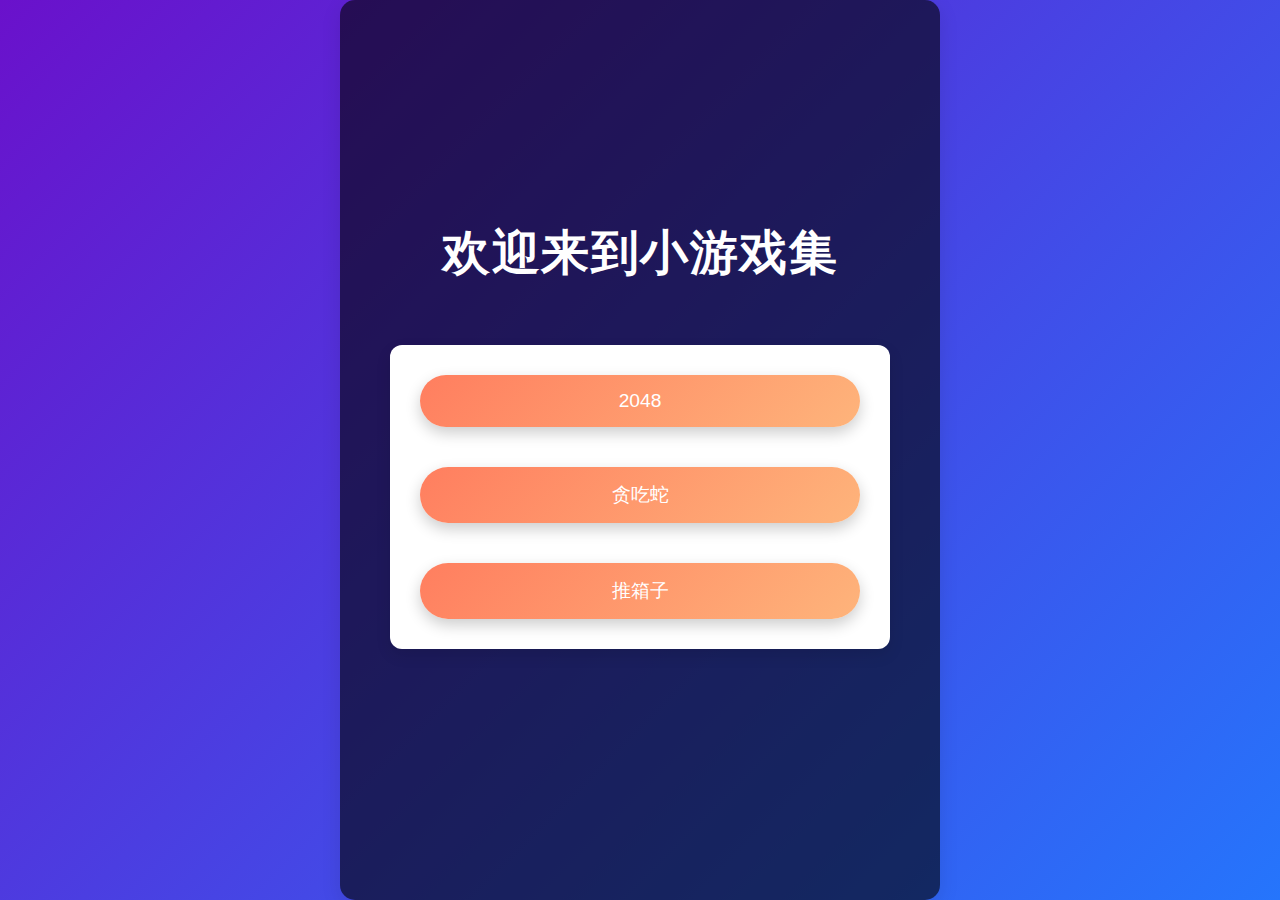
<file: templates/index.html>
<!DOCTYPE html>
<html lang="en">
<head>
    <meta charset="UTF-8">
    <meta name="viewport" content="width=device-width, initial-scale=1.0">
    <title>小游戏集</title>
    <link rel="stylesheet" href="/static/css/style.css">
    <style>
        * {
            margin: 0;
            padding: 0;
            box-sizing: border-box;
        }

        body {
            font-family: 'Arial', sans-serif;
            background: linear-gradient(135deg, #6a11cb, #2575fc);
            color: #fff;
            height: 100vh;
            display: flex;
            justify-content: center;
            align-items: center;
            text-align: center;
            overflow: hidden;
            margin: 0;
        }

        .container {
            animation: fadeIn 1.5s ease-out;
            padding: 30px;
            background: rgba(0, 0, 0, 0.6);
            border-radius: 15px;
            box-shadow: 0 6px 20px rgba(0, 0, 0, 0.1);
            max-width: 600px;
            width: 100%;
        }

        h1 {
            font-size: 3rem;
            margin-bottom: 30px;
            font-weight: 600;
            color: #fff;
            text-transform: uppercase;
            letter-spacing: 1.5px;
        }

        .game-container {
            display: flex;
            flex-direction: column;
            gap: 20px;
        }

        .game-container button {
            font-size: 1.2rem;
            padding: 15px 30px;
            color: #fff;
            background: linear-gradient(135deg, #ff7e5f, #feb47b);
            border: none;
            border-radius: 30px;
            cursor: pointer;
            transition: transform 0.3s, box-shadow 0.3s;
            box-shadow: 0 6px 15px rgba(0, 0, 0, 0.2);
        }

        .game-container button:hover {
            transform: translateY(-5px);
            box-shadow: 0 12px 25px rgba(0, 0, 0, 0.3);
        }

        .game-container button:active {
            transform: translateY(2px);
        }

        /* Fade-in animation */
        @keyframes fadeIn {
            from {
                opacity: 0;
                transform: translateY(50px);
            }
            to {
                opacity: 1;
                transform: translateY(0);
            }
        }
    </style>
</head>
<body>
    <div class="container">
        <h1>欢迎来到小游戏集</h1>
        <div class="game-container">
            <button onclick="redirectToGame('2048')">2048</button>
            <button onclick="redirectToGame('snake')">贪吃蛇</button>
            <button onclick="redirectToGame('sokoban')">推箱子</button>
        </div>
    </div>

    <script src="/static/js/main.js"></script>
</body>
</html>
</file>
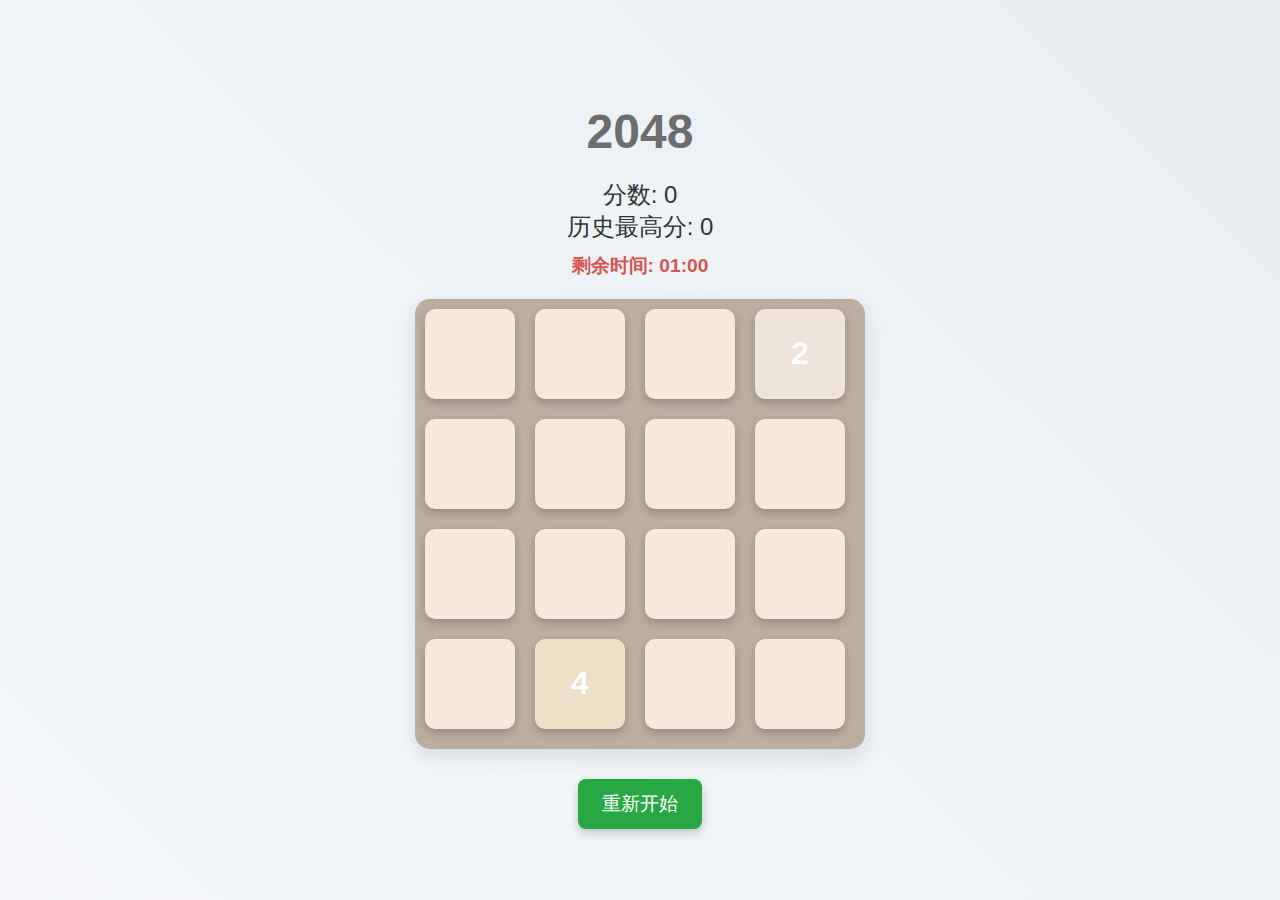
<file: templates/2048.html>
<!DOCTYPE html>
<html lang="en">
<head>
    <meta charset="UTF-8">
    <meta name="viewport" content="width=device-width, initial-scale=1.0">
    <title>2048</title>
    <style>
        body {
            font-family: Arial, sans-serif;
            display: flex;
            justify-content: center;
            align-items: center;
            flex-direction: column;
            height: 100vh;
            margin: 0;
            background: linear-gradient(45deg, #f5f7fa, #e8eff3);
        }
        h1 {
            font-size: 3em;
            font-weight: bold;
            margin-bottom: 20px;
            color: #6d6d6d;
        }
        .score-container {
            text-align: center;
            margin-bottom: 20px;
        }
        #score, #high-score {
            font-size: 1.5em;
            color: #333;
        }
        #countdown {
            font-size: 1.2em;
            color: #d9534f;
            font-weight: bold;
            margin-top: 10px;
        }
        .game-container {
            display: grid;
            grid-template-columns: repeat(4, 100px);
            grid-template-rows: repeat(4, 100px);
            gap: 10px;
            background-color: #bbada0;
            padding: 10px;
            border-radius: 15px;
            box-shadow: 0 8px 20px rgba(0, 0, 0, 0.1);
        }
        .tile {
            width: 90px;
            height: 90px;
            background-color: #cdc1b4;
            border-radius: 10px;
            display: flex;
            justify-content: center;
            align-items: center;
            font-size: 32px;
            font-weight: bold;
            color: white;
            box-shadow: 0 4px 8px rgba(0, 0, 0, 0.2);
            transition: background-color 0.3s ease;
        }
        .tile.empty {
            background-color: #f4e9da;
        }
        #restartButton {
            margin-top: 30px;
            padding: 12px 24px;
            background-color: #28a745;
            color: white;
            border: none;
            border-radius: 8px;
            font-size: 1.2em;
            cursor: pointer;
            box-shadow: 0 4px 10px rgba(0, 0, 0, 0.2);
            transition: background-color 0.3s ease;
        }
        #restartButton:hover {
            background-color: #218838;
        }
        #restartButton:active {
            background-color: #1e7e34;
        }
    </style>
</head>
<body>
    <h1>2048</h1>
    <div class="score-container">
        <div id="score">分数: 0</div>
        <div id="high-score">历史最高分: 0</div>
        <div id="countdown">剩余时间: 01:00</div>
    </div>
    <div class="game-container" id="game-container">
        <!-- Tiles will be dynamically inserted here -->
    </div>
    <button id="restartButton">重新开始</button>

    <script>
        const boardSize = 4;
        let board = [];
        let score = 0;
        let highestScore = localStorage.getItem('highestScore') ? parseInt(localStorage.getItem('highestScore')) : 0;
        let countdownTime = 60; // 限时1分钟
        let countdownInterval;

        // Initialize the game board
        function initGame() {
            board = Array.from({ length: boardSize }, () => Array(boardSize).fill(0));
            score = 0;
            countdownTime = 60; // 重置倒计时
            addRandomTile();
            addRandomTile();
            renderBoard();
            startCountdown();
        }

        // Render the game board
        function renderBoard() {
            const container = document.getElementById('game-container');
            container.innerHTML = ''; // Clear previous tiles
            for (let row = 0; row < boardSize; row++) {
                for (let col = 0; col < boardSize; col++) {
                    const tile = document.createElement('div');
                    tile.classList.add('tile');
                    const value = board[row][col];
                    tile.textContent = value ? value : '';
                    if (value) {
                        tile.style.backgroundColor = getTileColor(value);
                    } else {
                        tile.classList.add('empty');
                    }
                    container.appendChild(tile);
                }
            }
            document.getElementById('score').textContent = '分数: ' + score;
            document.getElementById('high-score').textContent = '历史最高分: ' + highestScore;
        }

        // Get tile color based on its value
        function getTileColor(value) {
            switch (value) {
                case 2: return '#eee4da';
                case 4: return '#ede0c8';
                case 8: return '#f2b179';
                case 16: return '#f59563';
                case 32: return '#f67c5f';
                case 64: return '#f65e3b';
                case 128: return '#edcf72';
                case 256: return '#edcc61';
                case 512: return '#edc850';
                case 1024: return '#edb04d';
                case 2048: return '#ed9121';
                default: return '#cdc1b4';
            }
        }

        // Add a random tile (either 2 or 4) at an empty spot
        function addRandomTile() {
            const emptyCells = [];
            for (let row = 0; row < boardSize; row++) {
                for (let col = 0; col < boardSize; col++) {
                    if (board[row][col] === 0) {
                        emptyCells.push({ row, col });
                    }
                }
            }
            if (emptyCells.length === 0) return;

            const randomCell = emptyCells[Math.floor(Math.random() * emptyCells.length)];
            const newValue = Math.random() < 0.9 ? 2 : 4;
            board[randomCell.row][randomCell.col] = newValue;
        }

        // Listen for arrow keys to move tiles
        document.addEventListener('keydown', (e) => {
            const oldBoard = JSON.parse(JSON.stringify(board)); // 备份当前棋盘
            if (e.key === 'ArrowUp') moveUp();
            if (e.key === 'ArrowDown') moveDown();
            if (e.key === 'ArrowLeft') moveLeft();
            if (e.key === 'ArrowRight') moveRight();
            if (JSON.stringify(board) === JSON.stringify(oldBoard)) { // 判断是否有变动
                checkGameOver(); // 如果没有变动，则检查是否可以继续
            } else {
                renderBoard();
            }
        });

        // Move tiles to the left
        function moveLeft() {
            for (let row = 0; row < boardSize; row++) {
                let newRow = board[row].filter(val => val !== 0); // Remove zeros
                for (let i = 0; i < newRow.length - 1; i++) {
                    if (newRow[i] === newRow[i + 1]) {
                        newRow[i] *= 2;
                        score += newRow[i];  // 增加分数
                        newRow.splice(i + 1, 1); // Remove the merged tile
                    }
                }
                while (newRow.length < boardSize) newRow.push(0); // Fill remaining spaces with zeros
                board[row] = newRow;
            }
            addRandomTile();
        }

        // Move tiles to the right
        function moveRight() {
            for (let row = 0; row < boardSize; row++) {
                board[row] = board[row].reverse();
            }
            moveLeft();
            for (let row = 0; row < boardSize; row++) {
                board[row] = board[row].reverse();
            }
        }

        // Move tiles up
        function moveUp() {
            board = rotateBoard(board);
            moveLeft();
            board = rotateBoard(board);
            board = rotateBoard(board);
            board = rotateBoard(board);
        }

        // Move tiles down
        function moveDown() {
            board = rotateBoard(board);
            moveRight();
            board = rotateBoard(board);
            board = rotateBoard(board);
            board = rotateBoard(board);
        }

        // Rotate the board (90 degrees clockwise)
        function rotateBoard(board) {
            return board[0].map((_, colIndex) => board.map(row => row[colIndex])).reverse();
        }

        // Check if the game is over (no more moves available)
        function checkGameOver() {
            let canMove = false;
            // Check if any move is possible by scanning the board for possible merges or empty spots
            for (let row = 0; row < boardSize; row++) {
                for (let col = 0; col < boardSize; col++) {
                    if (board[row][col] === 0) {
                        canMove = true;
                    }
                    if (col < boardSize - 1 && board[row][col] === board[row][col + 1]) {
                        canMove = true;
                    }
                    if (row < boardSize - 1 && board[row][col] === board[row + 1][col]) {
                        canMove = true;
                    }
                }
            }

            if (!canMove) {
                alert('没有可移动的方块，游戏结束！最终分数: ' + score);
                updateHighestScore();
                initGame(); // 重置游戏
            }
        }

        // Update highest score if needed
        function updateHighestScore() {
            if (score > highestScore) {
                highestScore = score;
                localStorage.setItem('highestScore', highestScore);
            }
        }

        // Start countdown timer
        function startCountdown() {
            countdownInterval = setInterval(() => {
                countdownTime--;
                document.getElementById('countdown').textContent = '剩余时间: ' + formatTime(countdownTime);
                if (countdownTime <= 0) {
                    clearInterval(countdownInterval);
                    alert('时间到！游戏结束！最终分数: ' + score);
                    updateHighestScore();
                    initGame(); // 游戏结束后重启
                }
            }, 1000);
        }

        // Format time to MM:SS
        function formatTime(seconds) {
            const minutes = Math.floor(seconds / 60);
            const secs = seconds % 60;
            return `${minutes.toString().padStart(2, '0')}:${secs.toString().padStart(2, '0')}`;
        }

        // Restart the game when the button is clicked
        document.getElementById('restartButton').addEventListener('click', () => {
            initGame();
        });

        initGame(); // Start the game
    </script>
</body>
</html>
</file>
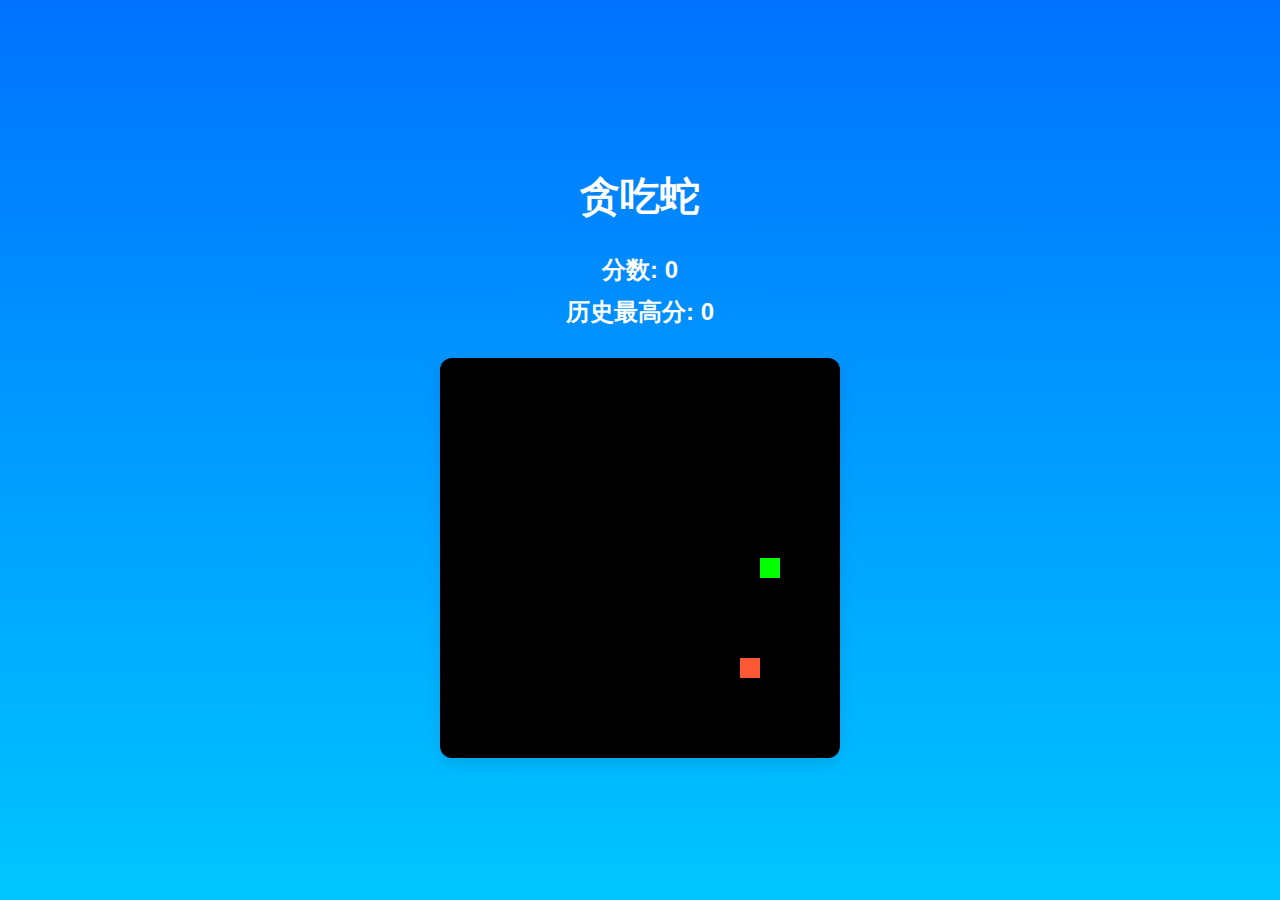
<file: templates/snake.html>
<!DOCTYPE html>
<html lang="en">
<head>
    <meta charset="UTF-8">
    <meta name="viewport" content="width=device-width, initial-scale=1.0">
    <title>贪吃蛇</title>
    <link rel="stylesheet" href="/static/css/style.css">
    <style>
        body {
            background: linear-gradient(to top, #00c6ff, #0072ff);
            font-family: 'Arial', sans-serif;
            display: flex;
            flex-direction: column;
            justify-content: center;
            align-items: center;
            height: 100vh;
            margin: 0;
        }
        h1 {
            color: white;
            font-size: 2.5rem;
            font-weight: bold;
            margin-bottom: 20px;
        }
        #score, #high-score-snake {
            font-size: 1.5rem;
            color: #ffffff;
            margin-top: 10px;
            font-weight: 600;
        }
        #snake-game {
            margin-top: 30px;
            width: 400px;
            height: 400px;
            background-color: #000;
            border-radius: 12px;
            box-shadow: 0 6px 15px rgba(0, 0, 0, 0.1);
        }
        canvas {
            display: block;
            margin: 0 auto;
        }
    </style>
</head>
<body>
    <h1>贪吃蛇</h1>
    <div id="score">分数: 0</div>
    <div id="high-score-snake">历史最高分: 0</div>
    <canvas id="snake-game" width="400" height="400"></canvas>
    <script>
        var canvas = document.getElementById("snake-game");
        var ctx = canvas.getContext("2d");

        var snake = [{x: 10, y: 10}];  // 初始化蛇的位置
        var food = {x: 15, y: 15};  // 初始化食物的位置
        var direction = 'right';  // 初始方向
        var score = 0;
        var highestScoreSnake = localStorage.getItem('highestScoreSnake') ? parseInt(localStorage.getItem('highestScoreSnake')) : 0;  // 获取历史最高分

        // 绘制蛇
        function drawSnake() {
            ctx.clearRect(0, 0, canvas.width, canvas.height);  // 清空画布
            snake.forEach(function (segment) {
                ctx.fillStyle = '#00FF00';  // 蛇的颜色
                ctx.fillRect(segment.x * 20, segment.y * 20, 20, 20);  // 绘制蛇的每个部分
            });
        }

        // 绘制食物
        function drawFood() {
            ctx.fillStyle = '#FF5733';  // 食物的颜色
            ctx.fillRect(food.x * 20, food.y * 20, 20, 20);  // 绘制食物
        }

        // 移动蛇
        function moveSnake() {
            var head = {x: snake[0].x, y: snake[0].y};
            if (direction === 'right') head.x++;
            else if (direction === 'left') head.x--;
            else if (direction === 'up') head.y--;
            else if (direction === 'down') head.y++;

            snake.unshift(head);  // 将新的头部加到蛇的前面

            if (head.x === food.x && head.y === food.y) {
                score++;  // 分数增加
                food.x = Math.floor(Math.random() * 20);  // 随机生成食物的x坐标
                food.y = Math.floor(Math.random() * 20);  // 随机生成食物的y坐标
            } else {
                snake.pop();  // 移除蛇的尾部
            }

            // 判断蛇是否碰到边界或自己
            if (head.x < 0 || head.y < 0 || head.x >= 20 || head.y >= 20 || collision(head)) {
                alert('游戏结束! 分数: ' + score);
                resetGame();  // 游戏结束，重置游戏
            }
        }

        // 判断蛇是否碰到自己
        function collision(head) {
            return snake.some(function (segment, index) {
                return index !== 0 && segment.x === head.x && segment.y === head.y;
            });
        }

        // 更新游戏
        function updateGame() {
            moveSnake();  // 移动蛇
            drawSnake();  // 绘制蛇
            drawFood();  // 绘制食物
            document.getElementById("score").textContent = '分数: ' + score;  // 更新分数
            updateHighestScore();  // 更新最高分
        }

        // 监听键盘事件来改变蛇的方向
        document.addEventListener('keydown', function (e) {
            if (e.key === 'ArrowUp' && direction !== 'down') direction = 'up';
            else if (e.key === 'ArrowDown' && direction !== 'up') direction = 'down';
            else if (e.key === 'ArrowLeft' && direction !== 'right') direction = 'left';
            else if (e.key === 'ArrowRight' && direction !== 'left') direction = 'right';
        });

        // 重置游戏
        function resetGame() {
            snake = [{x: 10, y: 10}];  // 初始蛇的位置
            direction = 'right';  // 初始方向
            score = 0;  // 初始分数
            food.x = Math.floor(Math.random() * 20);  // 随机生成食物
            food.y = Math.floor(Math.random() * 20);
            document.getElementById("score").textContent = '分数: ' + score;  // 重置分数显示
        }

        // 更新历史最高分
        function updateHighestScore() {
            if (score > highestScoreSnake) {
                highestScoreSnake = score;
                localStorage.setItem('highestScoreSnake', highestScoreSnake);  // 存储到localStorage
            }
            document.getElementById("high-score-snake").textContent = '历史最高分: ' + highestScoreSnake;
        }

        // 游戏循环
        setInterval(updateGame, 100);  // 每100ms更新一次游戏
    </script>
</body>
</html>
</file>
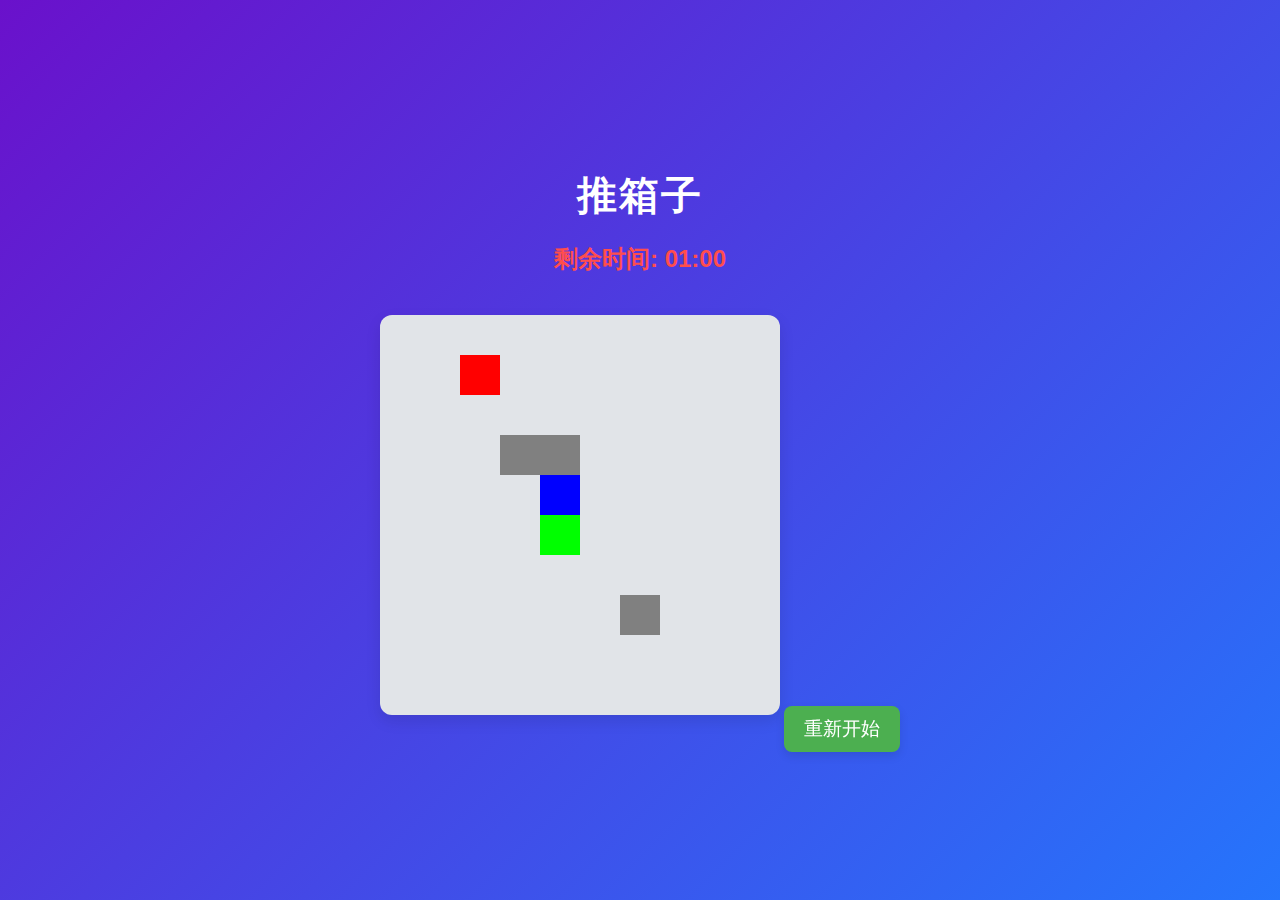
<file: templates/sokoban.html>
<!DOCTYPE html>
<html lang="en">
<head>
    <meta charset="UTF-8">
    <meta name="viewport" content="width=device-width, initial-scale=1.0">
    <title>推箱子</title>
    <style>
        * {
            margin: 0;
            padding: 0;
            box-sizing: border-box;
        }

        body {
            font-family: 'Arial', sans-serif;
            background: linear-gradient(135deg, #6a11cb, #2575fc);
            color: #fff;
            text-align: center;
            height: 100vh;
            display: flex;
            justify-content: center;
            align-items: center;
            overflow: hidden;
        }

        h1 {
            font-size: 2.5em;
            color: #fff;
            margin-top: 20px;
            text-transform: uppercase;
            letter-spacing: 2px;
            margin-bottom: 20px;
        }

        #countdown {
            font-size: 24px;
            color: #ff4d4d;
            margin: 20px;
            font-weight: bold;
        }

        #sokoban {
            margin: 20px auto;
            background-color: #e1e4e8;
            width: 400px;
            height: 400px;
            border-radius: 12px;
            box-shadow: 0 6px 15px rgba(0, 0, 0, 0.1);
        }

        #restartButton {
            background-color: #4CAF50;
            color: white;
            font-size: 1.2em;
            padding: 10px 20px;
            border: none;
            border-radius: 8px;
            cursor: pointer;
            transition: background-color 0.3s, transform 0.3s;
            box-shadow: 0 4px 10px rgba(0, 0, 0, 0.1);
            margin-top: 20px;
        }

        #restartButton:hover {
            background-color: #45a049;
            transform: scale(1.05);
        }

        #restartButton:active {
            background-color: #3c8e3a;
            transform: scale(1);
        }

        /* 游戏元素 */
        .tile {
            display: flex;
            justify-content: center;
            align-items: center;
            width: 40px;
            height: 40px;
            border-radius: 8px;
            font-size: 18px;
            font-weight: bold;
            color: white;
        }

        .obstacle {
            background-color: #808080;
        }

        .player {
            background-color: #0000FF;
        }

        .box {
            background-color: #FF0000;
        }

        .goal {
            background-color: #00FF00;
        }

        /* 按钮动画 */
        #restartButton {
            transition: all 0.3s ease;
        }

        /* 游戏区域的动画效果 */
        #sokoban {
            animation: fadeIn 1.5s ease-out;
        }

        @keyframes fadeIn {
            from {
                opacity: 0;
                transform: translateY(50px);
            }
            to {
                opacity: 1;
                transform: translateY(0);
            }
        }

    </style>
</head>
<body>
    <div class="container">
        <h1>推箱子</h1>
        <div id="countdown">剩余时间: 01:00</div>
        <canvas id="sokoban" width="400" height="400"></canvas>
        <button id="restartButton">重新开始</button>
    </div>

    <script>
        var canvas = document.getElementById("sokoban");
        var ctx = canvas.getContext("2d");

        var player, box, goal, obstacles;
        var countdownTime = 60; // 初始倒计时 60 秒
        var countdownInterval;

        // 游戏初始化
        function initGame() {
            // 随机生成玩家、箱子、目标和障碍物
            player = getRandomPosition([]);
            box = getRandomPosition([player]); // 确保箱子不与玩家重叠
            goal = getRandomPosition([player, box]); // 确保目标不与玩家或箱子重叠
            obstacles = [];
            while (obstacles.length < 3) {
                let obstacle = getRandomPosition([player, box, goal, ...obstacles]); // 确保障碍物不与玩家、箱子或目标重叠
                obstacles.push(obstacle);
            }

            draw();  // 绘制初始界面
            startCountdown();  // 启动倒计时
        }

        // 随机生成位置的函数，确保不在边缘
        function getRandomPosition(exclude) {
            var x, y;
            do {
                x = Math.floor(Math.random() * 8) + 1;  // 生成 1 到 8 之间的随机数
                y = Math.floor(Math.random() * 8) + 1;  // 生成 1 到 8 之间的随机数
            } while (exclude.some(e => e.x === x && e.y === y));  // 排除已有的位置
            return { x: x, y: y };
        }

        // 绘制游戏元素
        function draw() {
            ctx.clearRect(0, 0, canvas.width, canvas.height);

            // 绘制障碍物
            ctx.fillStyle = '#808080'; // 灰色表示障碍物
            for (var i = 0; i < obstacles.length; i++) {
                ctx.fillRect(obstacles[i].x * 40, obstacles[i].y * 40, 40, 40);
            }

            // 绘制玩家
            ctx.fillStyle = '#0000FF';
            ctx.fillRect(player.x * 40, player.y * 40, 40, 40); 

            // 绘制箱子
            ctx.fillStyle = '#FF0000';
            ctx.fillRect(box.x * 40, box.y * 40, 40, 40); 

            // 绘制目标位置
            ctx.fillStyle = '#00FF00';
            ctx.fillRect(goal.x * 40, goal.y * 40, 40, 40); 
        }

        // 检查目标位置是否有障碍物
        function isObstacle(x, y) {
            for (var i = 0; i < obstacles.length; i++) {
                if (obstacles[i].x === x && obstacles[i].y === y) {
                    return true;
                }
            }
            return false;
        }

        // 游戏结束判断函数
        function checkVictory() {
            if (box.x === goal.x && box.y === goal.y) {
                alert("恭喜你，游戏胜利！");
                resetGame();
            }
        }

        // 重置游戏
        function resetGame() {
            clearInterval(countdownInterval);  // 停止倒计时
            countdownTime = 60;  // 重置倒计时为60秒
            document.getElementById("countdown").textContent = "剩余时间: " + formatTime(countdownTime);  // 更新倒计时显示
            initGame(); // 重新初始化游戏
        }

        // 启动倒计时
        function startCountdown() {
            countdownInterval = setInterval(function() {
                countdownTime--;
                document.getElementById("countdown").textContent = "剩余时间: " + formatTime(countdownTime);
                if (countdownTime <= 0) {
                    clearInterval(countdownInterval);
                    alert("时间到！游戏结束！");
                    resetGame();
                }
            }, 1000);
        }

        // 格式化时间
        function formatTime(seconds) {
            const minutes = Math.floor(seconds / 60);
            const secs = seconds % 60;
            return `${minutes.toString().padStart(2, '0')}:${secs.toString().padStart(2, '0')}`;
        }

        // 移动玩家和箱子
        function movePlayer(dx, dy) {
            var newX = player.x + dx;
            var newY = player.y + dy;

            // 检查目标位置是否有障碍物
            if (newX >= 0 && newX < 10 && newY >= 0 && newY < 10 && !isObstacle(newX, newY)) {
                if (newX === box.x && newY === box.y) {
                    // 玩家和箱子碰撞，尝试推箱子
                    var newBoxX = box.x + dx;
                    var newBoxY = box.y + dy;

                    // 检查箱子目标位置是否有障碍物
                    if (newBoxX >= 0 && newBoxX < 10 && newBoxY >= 0 && newBoxY < 10 && !isObstacle(newBoxX, newBoxY)) {
                        box.x = newBoxX;
                        box.y = newBoxY;
                        player.x = newX;
                        player.y = newY;
                    }
                } else {
                    player.x = newX;
                    player.y = newY;
                }
            }
            draw();
            checkVictory();  // 检查是否胜利
        }

        // 监听键盘事件
        document.addEventListener('keydown', function (e) {
            if (e.key === 'ArrowUp') movePlayer(0, -1);
            else if (e.key === 'ArrowDown') movePlayer(0, 1);
            else if (e.key === 'ArrowLeft') movePlayer(-1, 0);
            else if (e.key === 'ArrowRight') movePlayer(1, 0);
        });

        // 点击重新开始按钮
        document.getElementById("restartButton").addEventListener("click", function() {
            resetGame();
        });

        initGame();  // 初始化游戏
    </script>
</body>
</html>
</file>
<file: static/css/style.css>
/* 基础样式 */
body {
    font-family: 'Mi Sans', sans-serif;
    margin: 0;
    padding: 0;
    background-color: #f0f1f6;  /* 小米风格浅灰色 */
}

h1 {
    color: #333;
    font-size: 36px;
    margin-bottom: 20px;
    font-weight: bold;
}

.container {
    display: flex;
    justify-content: center;
    align-items: center;
    height: 100vh;
    flex-direction: column;
    background: linear-gradient(135deg, #ff6a00, #e55a00); /* 小米橙色渐变背景 */
}

button {
    background-color: #ff6a00;
    border: none;
    color: white;
    padding: 20px 40px;
    font-size: 20px;
    cursor: pointer;
    border-radius: 8px;
    margin: 10px;
    transition: background-color 0.3s, transform 0.3s;
    box-shadow: 0 6px 15px rgba(0, 0, 0, 0.1); /* 按钮阴影 */
}

button:hover {
    background-color: #e55a00;
    transform: translateY(-3px); /* 鼠标悬停时上升 */
}

button:active {
    transform: translateY(1px); /* 按钮点击效果 */
}

button:focus {
    outline: none;
}

/* 游戏区域的卡片效果 */
.game-container {
    width: 500px;
    max-width: 100%;
    margin: 30px auto;
    padding: 20px;
    background: #fff;
    border-radius: 12px;
    box-shadow: 0 6px 15px rgba(0, 0, 0, 0.1); /* 卡片阴影 */
}

/* 2048 游戏 */
#game2048 {
    background-color: #faf8ef;
    border-radius: 12px;
    box-shadow: 0 6px 15px rgba(0, 0, 0, 0.1);
    padding: 10px;
}

/* 贪吃蛇 */
#snake-game {
    background-color: #000;
    border-radius: 12px;
    box-shadow: 0 6px 15px rgba(0, 0, 0, 0.1);
}

/* 推箱子 */
#sokoban {
    background-color: #e3e3e3;
    border-radius: 12px;
    box-shadow: 0 6px 15px rgba(0, 0, 0, 0.1);
}

/* 全屏动画 */
@keyframes fadeIn {
    0% { opacity: 0; }
    100% { opacity: 1; }
}

.fade-in {
    animation: fadeIn 1s ease-in-out;
}
</file>
